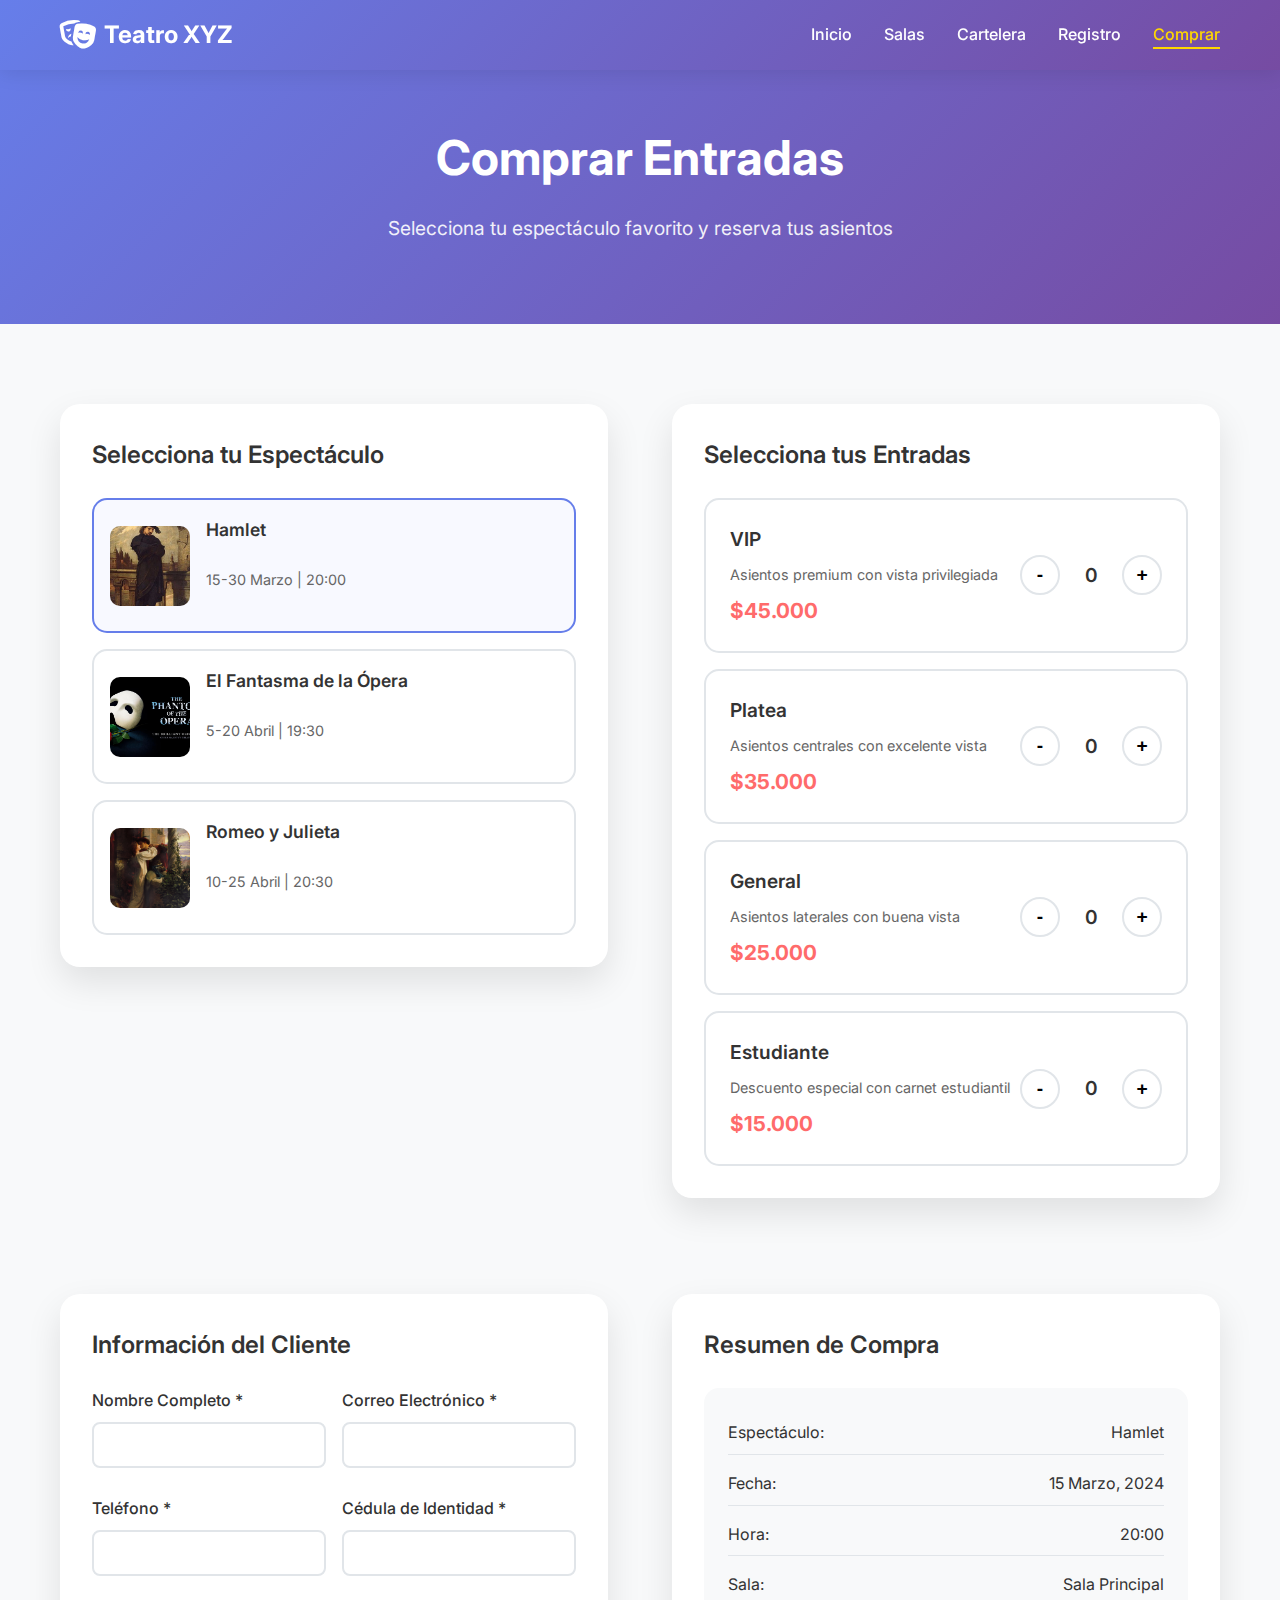
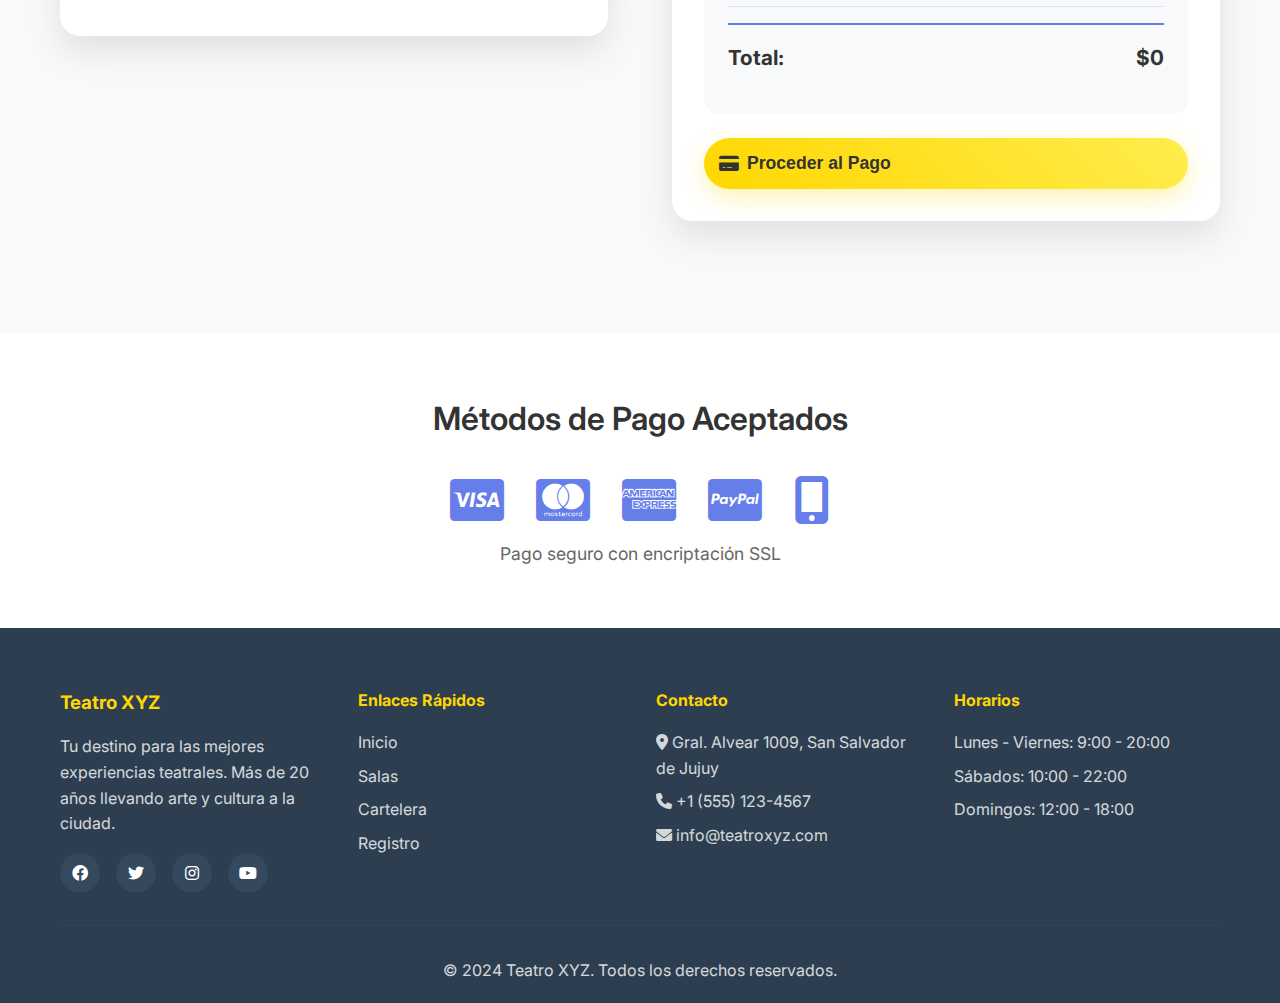
<file: pages/compra.html>
<!DOCTYPE html>
<html lang="es">
<head>
    <meta charset="UTF-8">
    <meta name="viewport" content="width=device-width, initial-scale=1.0">
    <title>Comprar Entradas - Teatro XYZ</title>
    <link rel="stylesheet" href="../css/style.css">
    <link href="https://fonts.googleapis.com/css2?family=Inter:wght@300;400;500;600;700&display=swap" rel="stylesheet">
    <link rel="stylesheet" href="https://cdnjs.cloudflare.com/ajax/libs/font-awesome/6.0.0/css/all.min.css">
    
    <!-- Google Analytics -->
    <script async src="https://www.googletagmanager.com/gtag/js?id=G-NKE76WXBTF"></script>
    <script>
        window.dataLayer = window.dataLayer || [];
        function gtag(){dataLayer.push(arguments);}
        gtag('js', new Date());
        gtag('config', 'G-NKE76WXBTF');
    </script>
    <!-- Fin de Google Analytics -->
</head>
<body>
    <!-- Header -->
    <header class="header">
        <nav class="navbar">
            <div class="nav-container">
                <div class="nav-logo">
                    <a href="../index.html">
                        <i class="fas fa-theater-masks"></i>
                        <span>Teatro XYZ</span>
                    </a>
                </div>
                <ul class="nav-menu">
                    <li class="nav-item">
                        <a href="../index.html" class="nav-link">Inicio</a>
                    </li>
                    <li class="nav-item">
                        <a href="salas.html" class="nav-link">Salas</a>
                    </li>
                    <li class="nav-item">
                        <a href="cartelera.html" class="nav-link">Cartelera</a>
                    </li>
                    <li class="nav-item">
                        <a href="registro.html" class="nav-link">Registro</a>
                    </li>
                    <li class="nav-item">
                        <a href="compra.html" class="nav-link active">Comprar</a>
                    </li>
                </ul>
                <div class="hamburger">
                    <span class="bar"></span>
                    <span class="bar"></span>
                    <span class="bar"></span>
                </div>
            </div>
        </nav>
    </header>

    <!-- Page Header -->
    <section class="page-header">
        <div class="container">
            <h1>Comprar Entradas</h1>
            <p>Selecciona tu espectáculo favorito y reserva tus asientos</p>
        </div>
    </section>

    <!-- Purchase Section -->
    <section class="purchase-section">
        <div class="container">
            <div class="purchase-container">
                <!-- Show Selection -->
                <div class="show-selection">
                    <h2>Selecciona tu Espectáculo</h2>
                    <div class="show-options">
                        <div class="show-option active" data-show="hamlet">
                            <div class="show-image">
                                <img src="../assets/images/hamlet.jpg" alt="Hamlet" />
                            </div>
                            <div class="show-details">
                                <h3>Hamlet</h3>
                                <p>15-30 Marzo | 20:00</p>
                            </div>
                        </div>
                        <div class="show-option" data-show="fantasma">
                            <div class="show-image">
                                <img src="../assets/images/fantasma-opera.jpg" alt="El Fantasma de la Ópera" />
                            </div>
                            <div class="show-details">
                                <h3>El Fantasma de la Ópera</h3>
                                <p>5-20 Abril | 19:30</p>
                            </div>
                        </div>
                        <div class="show-option" data-show="romeo">
                            <div class="show-image">
                                <img src="../assets/images/romeo-julieta.jpg" alt="Romeo y Julieta" />
                            </div>
                            <div class="show-details">
                                <h3>Romeo y Julieta</h3>
                                <p>10-25 Abril | 20:30</p>
                            </div>
                        </div>
                    </div>
                </div>

                <!-- Ticket Selection -->
                <div class="ticket-selection">
                    <h2>Selecciona tus Entradas</h2>
                    <div class="ticket-types">
                        <div class="ticket-type">
                            <div class="ticket-info">
                                <h3>VIP</h3>
                                <p>Asientos premium con vista privilegiada</p>
                                <span class="ticket-price">$45.000</span>
                            </div>
                            <div class="ticket-controls">
                                <button class="quantity-btn" onclick="changeQuantity('vip', -1)">-</button>
                                <span class="quantity" id="vip-quantity">0</span>
                                <button class="quantity-btn" onclick="changeQuantity('vip', 1)">+</button>
                            </div>
                        </div>
                        <div class="ticket-type">
                            <div class="ticket-info">
                                <h3>Platea</h3>
                                <p>Asientos centrales con excelente vista</p>
                                <span class="ticket-price">$35.000</span>
                            </div>
                            <div class="ticket-controls">
                                <button class="quantity-btn" onclick="changeQuantity('platea', -1)">-</button>
                                <span class="quantity" id="platea-quantity">0</span>
                                <button class="quantity-btn" onclick="changeQuantity('platea', 1)">+</button>
                            </div>
                        </div>
                        <div class="ticket-type">
                            <div class="ticket-info">
                                <h3>General</h3>
                                <p>Asientos laterales con buena vista</p>
                                <span class="ticket-price">$25.000</span>
                            </div>
                            <div class="ticket-controls">
                                <button class="quantity-btn" onclick="changeQuantity('general', -1)">-</button>
                                <span class="quantity" id="general-quantity">0</span>
                                <button class="quantity-btn" onclick="changeQuantity('general', 1)">+</button>
                            </div>
                        </div>
                        <div class="ticket-type">
                            <div class="ticket-info">
                                <h3>Estudiante</h3>
                                <p>Descuento especial con carnet estudiantil</p>
                                <span class="ticket-price">$15.000</span>
                            </div>
                            <div class="ticket-controls">
                                <button class="quantity-btn" onclick="changeQuantity('estudiante', -1)">-</button>
                                <span class="quantity" id="estudiante-quantity">0</span>
                                <button class="quantity-btn" onclick="changeQuantity('estudiante', 1)">+</button>
                            </div>
                        </div>
                    </div>
                </div>

                <!-- Customer Information -->
                <div class="customer-info">
                    <h2>Información del Cliente</h2>
                    <form id="purchaseForm" class="purchase-form">
                        <div class="form-row">
                            <div class="form-group">
                                <label for="customerName">Nombre Completo *</label>
                                <input type="text" id="customerName" name="customerName" class="form-control" required>
                                <div class="error-message"></div>
                            </div>
                            <div class="form-group">
                                <label for="customerEmail">Correo Electrónico *</label>
                                <input type="email" id="customerEmail" name="customerEmail" class="form-control" required>
                                <div class="error-message"></div>
                            </div>
                        </div>
                        <div class="form-row">
                            <div class="form-group">
                                <label for="customerPhone">Teléfono *</label>
                                <input type="tel" id="customerPhone" name="customerPhone" class="form-control" required>
                                <div class="error-message"></div>
                            </div>
                            <div class="form-group">
                                <label for="customerId">Cédula de Identidad *</label>
                                <input type="text" id="customerId" name="customerId" class="form-control" required>
                                <div class="error-message"></div>
                            </div>
                        </div>
                    </form>
                </div>

                <!-- Payment Summary -->
                <div class="payment-summary">
                    <h2>Resumen de Compra</h2>
                    <div class="summary-details">
                        <div class="summary-item">
                            <span>Espectáculo:</span>
                            <span id="selected-show">Hamlet</span>
                        </div>
                        <div class="summary-item">
                            <span>Fecha:</span>
                            <span>15 Marzo, 2024</span>
                        </div>
                        <div class="summary-item">
                            <span>Hora:</span>
                            <span>20:00</span>
                        </div>
                        <div class="summary-item">
                            <span>Sala:</span>
                            <span>Sala Principal</span>
                        </div>
                        <div class="ticket-summary" id="ticket-summary">
                            <!-- Ticket details will be populated by JavaScript -->
                        </div>
                        <div class="summary-total">
                            <span>Total:</span>
                            <span id="total-amount">$0</span>
                        </div>
                    </div>
                    <button type="button" id="proceedPayment" class="btn btn-primary btn-full">
                        <i class="fas fa-credit-card"></i>
                        Proceder al Pago
                    </button>
                </div>
            </div>
        </div>
    </section>

    <!-- Payment Methods -->
    <section class="payment-methods">
        <div class="container">
            <h2>Métodos de Pago Aceptados</h2>
            <div class="payment-icons">
                <i class="fab fa-cc-visa"></i>
                <i class="fab fa-cc-mastercard"></i>
                <i class="fab fa-cc-amex"></i>
                <i class="fab fa-cc-paypal"></i>
                <i class="fas fa-mobile-alt"></i>
            </div>
            <p>Pago seguro con encriptación SSL</p>
        </div>
    </section>

    <!-- Footer -->
    <footer class="footer">
        <div class="container">
            <div class="footer-content">
                <div class="footer-section">
                    <h3>Teatro XYZ</h3>
                    <p>Tu destino para las mejores experiencias teatrales. Más de 20 años llevando arte y cultura a la ciudad.</p>
                    <div class="social-links">
                        <a href="#"><i class="fab fa-facebook"></i></a>
                        <a href="#"><i class="fab fa-twitter"></i></a>
                        <a href="#"><i class="fab fa-instagram"></i></a>
                        <a href="#"><i class="fab fa-youtube"></i></a>
                    </div>
                </div>
                <div class="footer-section">
                    <h4>Enlaces Rápidos</h4>
                    <ul>
                        <li><a href="../index.html">Inicio</a></li>
                        <li><a href="salas.html">Salas</a></li>
                        <li><a href="cartelera.html">Cartelera</a></li>
                        <li><a href="registro.html">Registro</a></li>
                    </ul>
                </div>
                <div class="footer-section">
                    <h4>Contacto</h4>
                    <p><i class="fas fa-map-marker-alt"></i> Gral. Alvear 1009, San Salvador de Jujuy</p>
                    <p><i class="fas fa-phone"></i> +1 (555) 123-4567</p>
                    <p><i class="fas fa-envelope"></i> info@teatroxyz.com</p>
                </div>
                <div class="footer-section">
                    <h4>Horarios</h4>
                    <p>Lunes - Viernes: 9:00 - 20:00</p>
                    <p>Sábados: 10:00 - 22:00</p>
                    <p>Domingos: 12:00 - 18:00</p>
                </div>
            </div>
            <div class="footer-bottom">
                <p>&copy; 2024 Teatro XYZ. Todos los derechos reservados.</p>
            </div>
        </div>
    </footer>

    <script src="../js/script.js"></script>
    <script>
        // Ticket quantity management
        let ticketQuantities = {
            vip: 0,
            platea: 0,
            general: 0,
            estudiante: 0
        };

        const ticketPrices = {
            vip: 45000,
            platea: 35000,
            general: 25000,
            estudiante: 15000
        };

        function changeQuantity(type, change) {
            const newQuantity = Math.max(0, ticketQuantities[type] + change);
            ticketQuantities[type] = newQuantity;
            document.getElementById(`${type}-quantity`).textContent = newQuantity;
            updateSummary();
        }

        function updateSummary() {
            const ticketSummary = document.getElementById('ticket-summary');
            let summaryHTML = '';
            let total = 0;

            Object.keys(ticketQuantities).forEach(type => {
                if (ticketQuantities[type] > 0) {
                    const subtotal = ticketQuantities[type] * ticketPrices[type];
                    total += subtotal;
                    summaryHTML += `
                        <div class="summary-item">
                            <span>${type.charAt(0).toUpperCase() + type.slice(1)} x${ticketQuantities[type]}:</span>
                            <span>$${subtotal.toLocaleString()}</span>
                        </div>
                    `;
                }
            });

            ticketSummary.innerHTML = summaryHTML;
            document.getElementById('total-amount').textContent = `$${total.toLocaleString()}`;
        }

        // Show selection
        document.querySelectorAll('.show-option').forEach(option => {
            option.addEventListener('click', function() {
                document.querySelectorAll('.show-option').forEach(opt => opt.classList.remove('active'));
                this.classList.add('active');
                document.getElementById('selected-show').textContent = this.querySelector('h3').textContent;
            });
        });

        // Initialize
        updateSummary();
        
        // Payment confirmation
        document.getElementById('proceedPayment').addEventListener('click', function() {
            const totalAmount = document.getElementById('total-amount').textContent;
            const selectedShow = document.getElementById('selected-show').textContent;
            
            // Validate required fields
            const customerName = document.getElementById('customerName').value.trim();
            const customerEmail = document.getElementById('customerEmail').value.trim();
            const customerPhone = document.getElementById('customerPhone').value.trim();
            const customerId = document.getElementById('customerId').value.trim();
            
            if (totalAmount === '$0') {
                alert('Por favor selecciona al menos una entrada');
                return;
            }
            
            if (!customerName || !customerEmail || !customerPhone || !customerId) {
                alert('Por favor completa toda la información del cliente');
                return;
            }
            
            // Show loading state
            this.innerHTML = '<span class="loading"></span> Procesando pago...';
            this.disabled = true;
            
            // Simulate payment processing
            setTimeout(() => {
                // Show success message
                const successMessage = document.createElement('div');
                successMessage.className = 'success-message';
                successMessage.innerHTML = `
                    <div style="text-align: center; padding: 2rem;">
                        <i class="fas fa-check-circle" style="font-size: 4rem; color: #28a745; margin-bottom: 1rem;"></i>
                        <h3 style="color: #28a745; margin-bottom: 1rem;">¡Compra realizada con éxito!</h3>
                        <p style="margin-bottom: 1rem;"><strong>Espectáculo:</strong> ${selectedShow}</p>
                        <p style="margin-bottom: 1rem;"><strong>Total pagado:</strong> ${totalAmount}</p>
                        <p style="margin-bottom: 2rem;">Recibirás las entradas por email en los próximos minutos.</p>
                        <button onclick="location.reload()" class="btn btn-primary">
                            <i class="fas fa-home"></i>
                            Volver al Inicio
                        </button>
                    </div>
                `;
                
                // Replace the entire purchase section
                const purchaseSection = document.querySelector('.purchase-section');
                purchaseSection.innerHTML = '';
                purchaseSection.appendChild(successMessage);
                
            }, 2000);
        });
    </script>
</body>
</html>
</file>
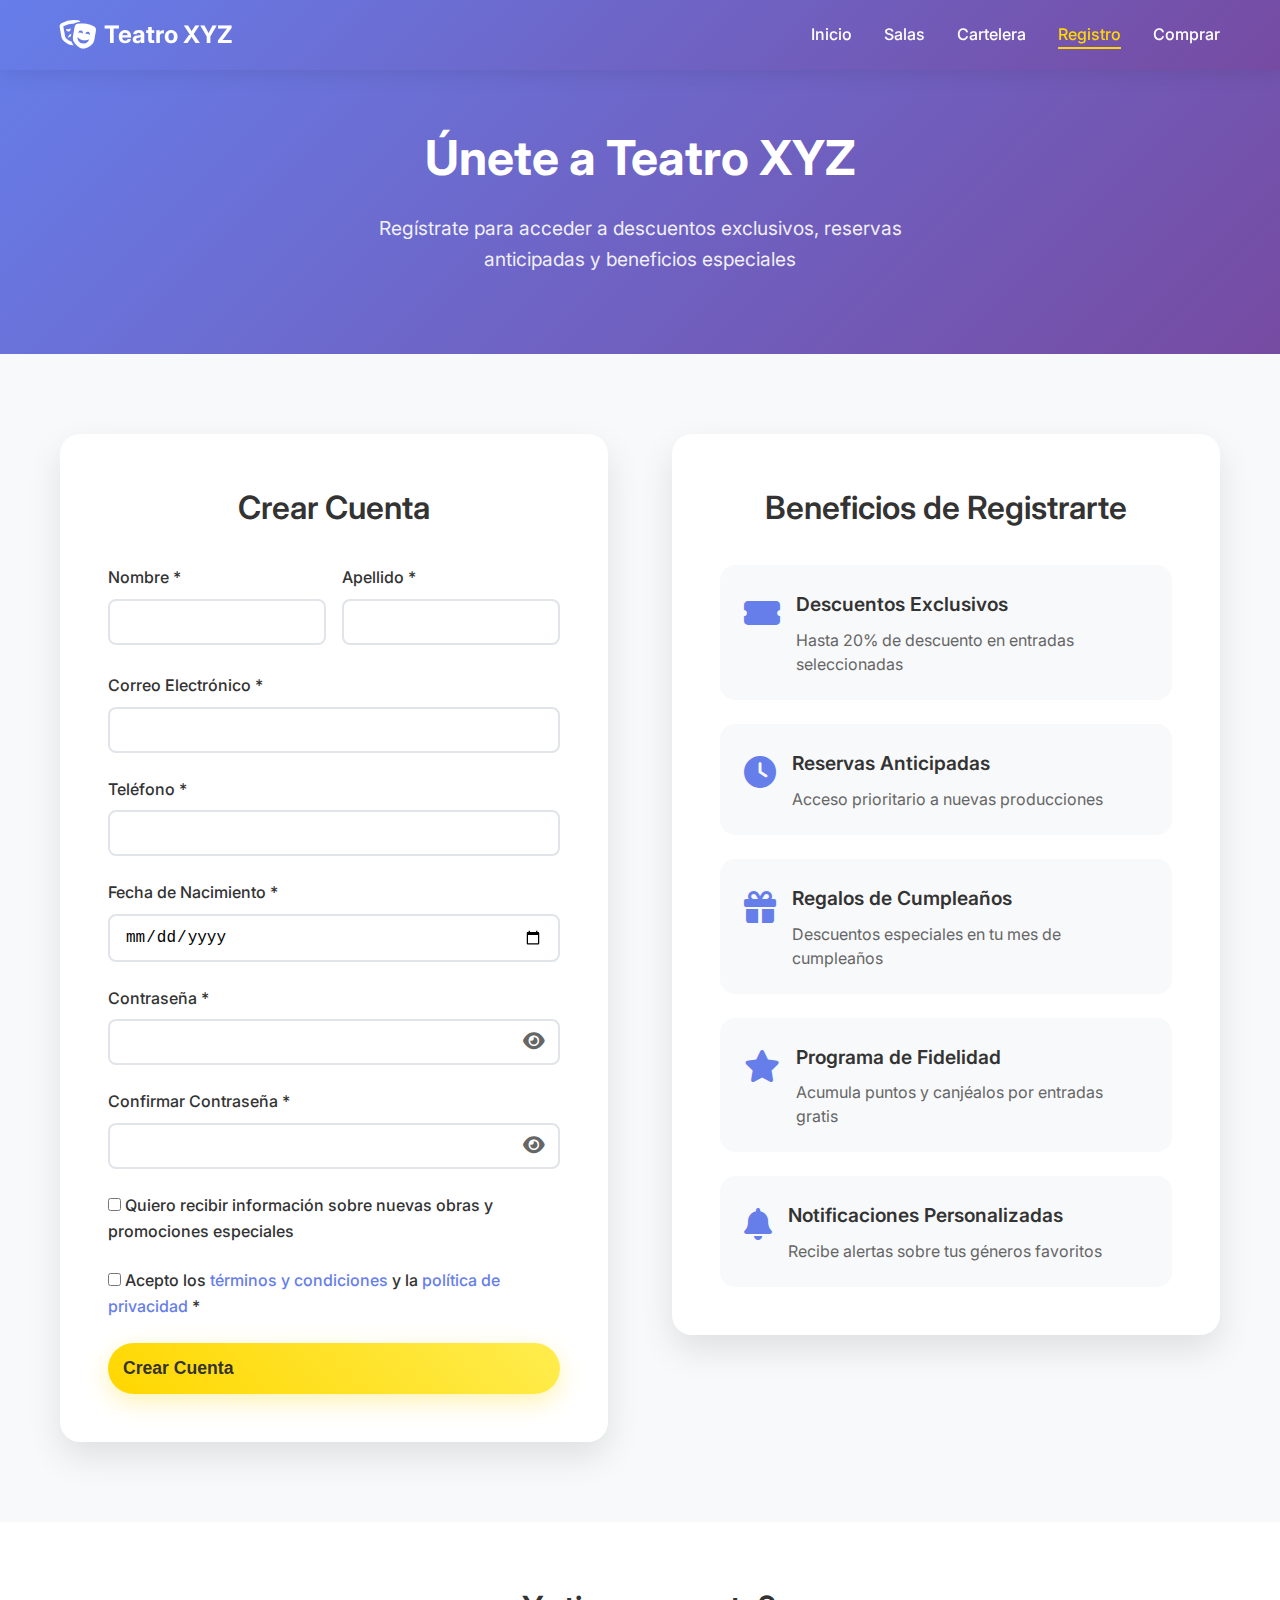
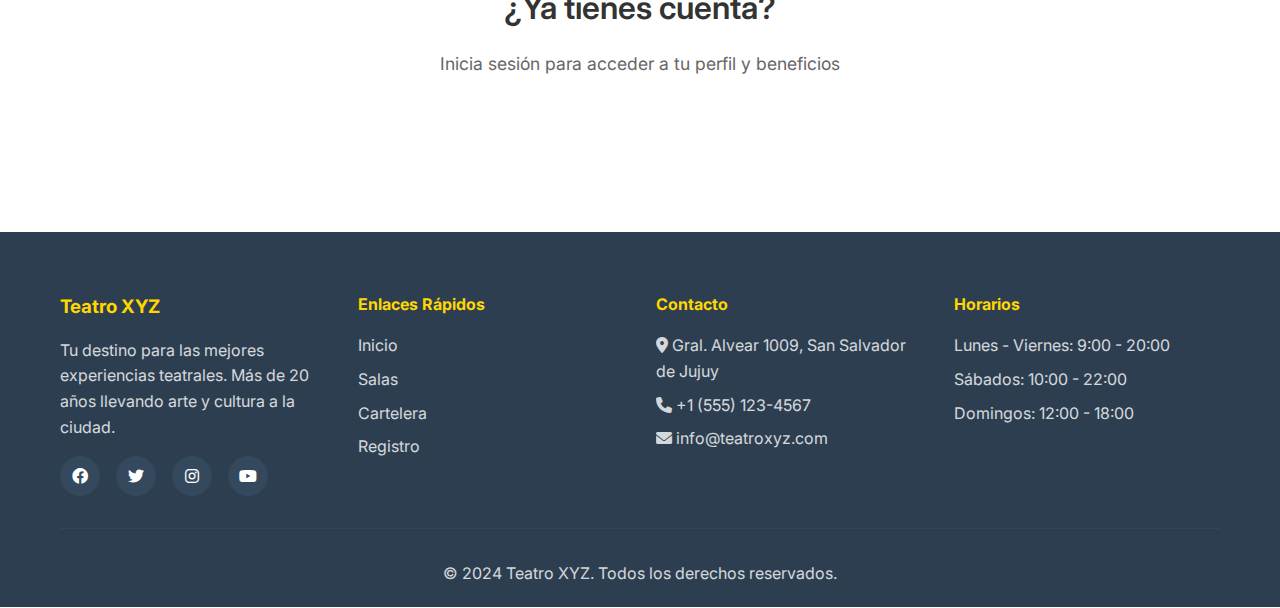
<file: pages/registro.html>
<!DOCTYPE html>
<html lang="es">
<head>
    <meta charset="UTF-8">
    <meta name="viewport" content="width=device-width, initial-scale=1.0">
    <title>Registro - Teatro XYZ</title>
    <link rel="stylesheet" href="../css/style.css">
    <link href="https://fonts.googleapis.com/css2?family=Inter:wght@300;400;500;600;700&display=swap" rel="stylesheet">
    <link rel="stylesheet" href="https://cdnjs.cloudflare.com/ajax/libs/font-awesome/6.0.0/css/all.min.css">
    
    <!-- Google Analytics -->
    <script async src="https://www.googletagmanager.com/gtag/js?id=G-NKE76WXBTF"></script>
    <script>
        window.dataLayer = window.dataLayer || [];
        function gtag(){dataLayer.push(arguments);}
        gtag('js', new Date());
        gtag('config', 'G-NKE76WXBTF');
    </script>
    <!-- Fin de Google Analytics -->
</head>
<body>
    <!-- Header -->
    <header class="header">
        <nav class="navbar">
            <div class="nav-container">
                <div class="nav-logo">
                    <a href="../index.html">
                        <i class="fas fa-theater-masks"></i>
                        <span>Teatro XYZ</span>
                    </a>
                </div>
                <ul class="nav-menu">
                    <li class="nav-item">
                        <a href="../index.html" class="nav-link">Inicio</a>
                    </li>
                    <li class="nav-item">
                        <a href="salas.html" class="nav-link">Salas</a>
                    </li>
                    <li class="nav-item">
                        <a href="cartelera.html" class="nav-link">Cartelera</a>
                    </li>
                    <li class="nav-item">
                        <a href="registro.html" class="nav-link active">Registro</a>
                    </li>
                    <li class="nav-item">
                        <a href="compra.html" class="nav-link">Comprar</a>
                    </li>
                </ul>
                <div class="hamburger">
                    <span class="bar"></span>
                    <span class="bar"></span>
                    <span class="bar"></span>
                </div>
            </div>
        </nav>
    </header>

    <!-- Page Header -->
    <section class="page-header">
        <div class="container">
            <h1>Únete a Teatro XYZ</h1>
            <p>Regístrate para acceder a descuentos exclusivos, reservas anticipadas y beneficios especiales</p>
        </div>
    </section>

    <!-- Registration Section -->
    <section class="registration-section">
        <div class="container">
            <div class="registration-container">
                <div class="registration-form-container">
                    <h2>Crear Cuenta</h2>
                    <form id="registrationForm" class="registration-form">
                        <div class="form-row">
                            <div class="form-group">
                                <label for="firstName">Nombre *</label>
                                <input type="text" id="firstName" name="firstName" class="form-control" required>
                                <div class="error-message"></div>
                            </div>
                            <div class="form-group">
                                <label for="lastName">Apellido *</label>
                                <input type="text" id="lastName" name="lastName" class="form-control" required>
                                <div class="error-message"></div>
                            </div>
                        </div>

                        <div class="form-group">
                            <label for="email">Correo Electrónico *</label>
                            <input type="email" id="email" name="email" class="form-control" required>
                            <div class="error-message"></div>
                        </div>

                        <div class="form-group">
                            <label for="phone">Teléfono *</label>
                            <input type="tel" id="phone" name="phone" class="form-control" required>
                            <div class="error-message"></div>
                        </div>

                        <div class="form-group">
                            <label for="birthDate">Fecha de Nacimiento *</label>
                            <input type="date" id="birthDate" name="birthDate" class="form-control" required>
                            <div class="error-message"></div>
                        </div>

                        <div class="form-group">
                            <label for="password">Contraseña *</label>
                            <div class="password-input">
                                <input type="password" id="password" name="password" class="form-control" required>
                                <button type="button" class="password-toggle" onclick="togglePassword('password')">
                                    <i class="fas fa-eye"></i>
                                </button>
                            </div>
                            <div class="error-message"></div>
                        </div>

                        <div class="form-group">
                            <label for="confirmPassword">Confirmar Contraseña *</label>
                            <div class="password-input">
                                <input type="password" id="confirmPassword" name="confirmPassword" class="form-control" required>
                                <button type="button" class="password-toggle" onclick="togglePassword('confirmPassword')">
                                    <i class="fas fa-eye"></i>
                                </button>
                            </div>
                            <div class="error-message"></div>
                        </div>

                        <div class="form-group">
                            <label for="newsletter">
                                <input type="checkbox" id="newsletter" name="newsletter">
                                Quiero recibir información sobre nuevas obras y promociones especiales
                            </label>
                        </div>

                        <div class="form-group">
                            <label for="terms">
                                <input type="checkbox" id="terms" name="terms" required>
                                Acepto los <a href="#" class="terms-link">términos y condiciones</a> y la <a href="#" class="terms-link">política de privacidad</a> *
                            </label>
                            <div class="error-message"></div>
                        </div>

                        <button type="submit" class="btn btn-primary btn-full">
                            Crear Cuenta
                        </button>
                    </form>
                </div>

                <div class="registration-benefits">
                    <h3>Beneficios de Registrarte</h3>
                    <div class="benefits-list">
                        <div class="benefit-item">
                            <i class="fas fa-ticket-alt"></i>
                            <div>
                                <h4>Descuentos Exclusivos</h4>
                                <p>Hasta 20% de descuento en entradas seleccionadas</p>
                            </div>
                        </div>
                        <div class="benefit-item">
                            <i class="fas fa-clock"></i>
                            <div>
                                <h4>Reservas Anticipadas</h4>
                                <p>Acceso prioritario a nuevas producciones</p>
                            </div>
                        </div>
                        <div class="benefit-item">
                            <i class="fas fa-gift"></i>
                            <div>
                                <h4>Regalos de Cumpleaños</h4>
                                <p>Descuentos especiales en tu mes de cumpleaños</p>
                            </div>
                        </div>
                        <div class="benefit-item">
                            <i class="fas fa-star"></i>
                            <div>
                                <h4>Programa de Fidelidad</h4>
                                <p>Acumula puntos y canjéalos por entradas gratis</p>
                            </div>
                        </div>
                        <div class="benefit-item">
                            <i class="fas fa-bell"></i>
                            <div>
                                <h4>Notificaciones Personalizadas</h4>
                                <p>Recibe alertas sobre tus géneros favoritos</p>
                            </div>
                        </div>
                    </div>
                </div>
            </div>
        </div>
    </section>

    <!-- Login Section -->
    <section class="login-section">
        <div class="container">
            <div class="login-container">
                <h2>¿Ya tienes cuenta?</h2>
                <p>Inicia sesión para acceder a tu perfil y beneficios</p>
                <a href="#" class="btn btn-secondary">Iniciar Sesión</a>
            </div>
        </div>
    </section>

    <!-- Footer -->
    <footer class="footer">
        <div class="container">
            <div class="footer-content">
                <div class="footer-section">
                    <h3>Teatro XYZ</h3>
                    <p>Tu destino para las mejores experiencias teatrales. Más de 20 años llevando arte y cultura a la ciudad.</p>
                    <div class="social-links">
                        <a href="#"><i class="fab fa-facebook"></i></a>
                        <a href="#"><i class="fab fa-twitter"></i></a>
                        <a href="#"><i class="fab fa-instagram"></i></a>
                        <a href="#"><i class="fab fa-youtube"></i></a>
                    </div>
                </div>
                <div class="footer-section">
                    <h4>Enlaces Rápidos</h4>
                    <ul>
                        <li><a href="../index.html">Inicio</a></li>
                        <li><a href="salas.html">Salas</a></li>
                        <li><a href="cartelera.html">Cartelera</a></li>
                        <li><a href="registro.html">Registro</a></li>
                    </ul>
                </div>
                <div class="footer-section">
                    <h4>Contacto</h4>
                    <p><i class="fas fa-map-marker-alt"></i> Gral. Alvear 1009, San Salvador de Jujuy</p>
                    <p><i class="fas fa-phone"></i> +1 (555) 123-4567</p>
                    <p><i class="fas fa-envelope"></i> info@teatroxyz.com</p>
                </div>
                <div class="footer-section">
                    <h4>Horarios</h4>
                    <p>Lunes - Viernes: 9:00 - 20:00</p>
                    <p>Sábados: 10:00 - 22:00</p>
                    <p>Domingos: 12:00 - 18:00</p>
                </div>
            </div>
            <div class="footer-bottom">
                <p>&copy; 2024 Teatro XYZ. Todos los derechos reservados.</p>
            </div>
        </div>
    </footer>

    <script src="../js/script.js"></script>
</body>
</html>
</file>
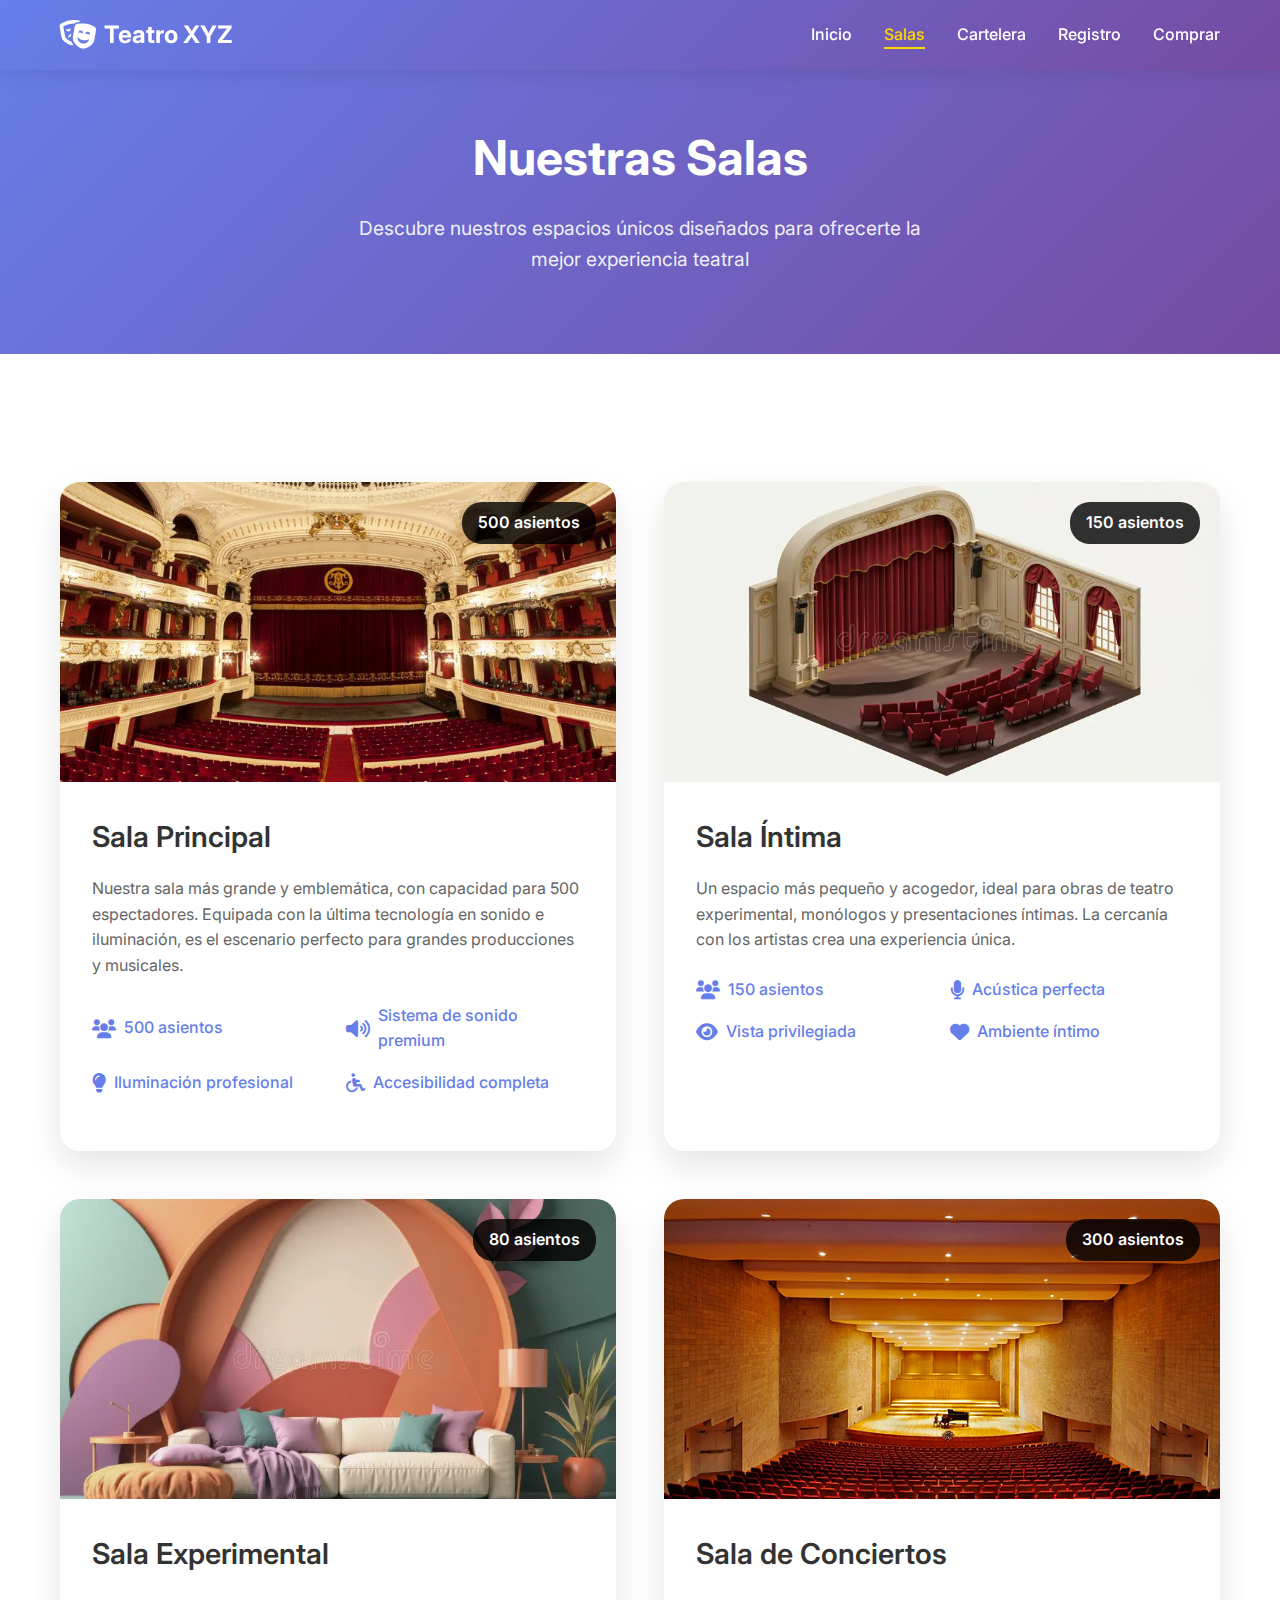
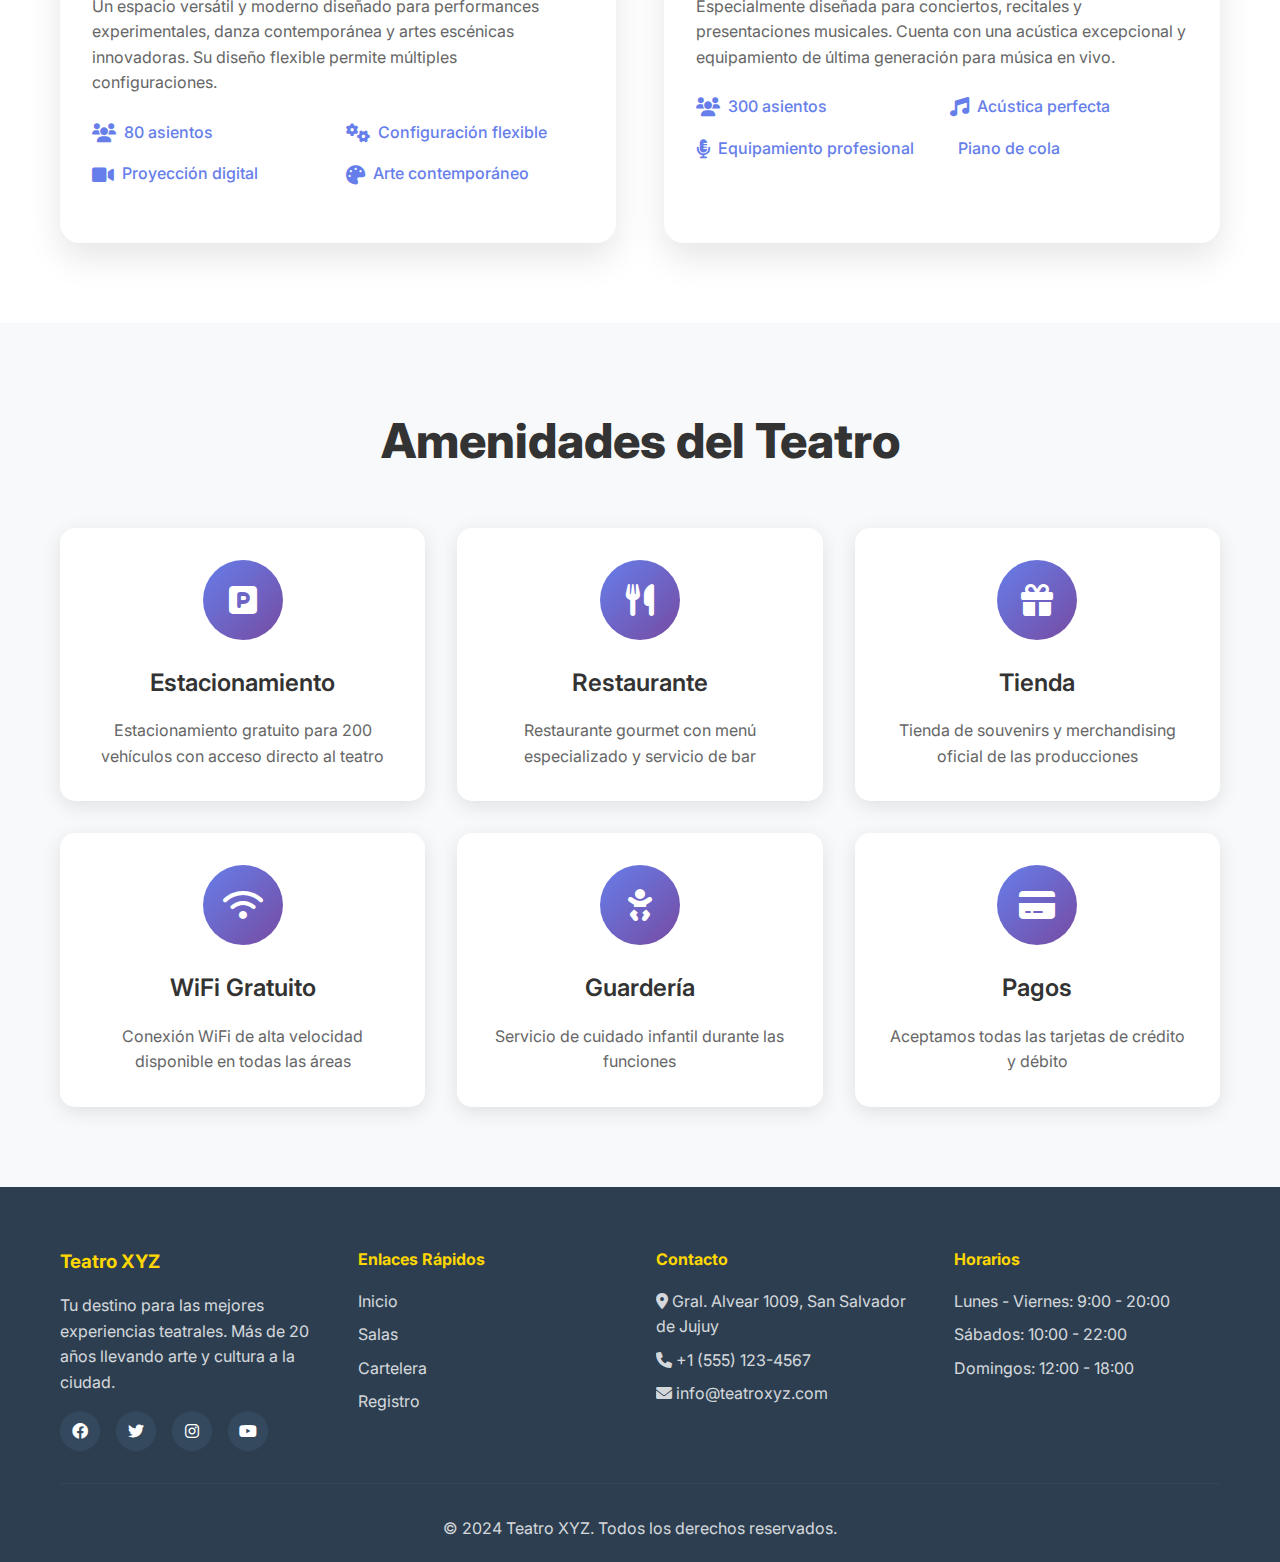
<file: pages/salas.html>
<!DOCTYPE html>
<html lang="es">
<head>
    <meta charset="UTF-8">
    <meta name="viewport" content="width=device-width, initial-scale=1.0">
    <title>Salas - Teatro XYZ</title>
    <link rel="stylesheet" href="../css/style.css">
    <link href="https://fonts.googleapis.com/css2?family=Inter:wght@300;400;500;600;700&display=swap" rel="stylesheet">
    <link rel="stylesheet" href="https://cdnjs.cloudflare.com/ajax/libs/font-awesome/6.0.0/css/all.min.css">
    
    <!-- Google Analytics -->
    <script async src="https://www.googletagmanager.com/gtag/js?id=G-NKE76WXBTF"></script>
    <script>
        window.dataLayer = window.dataLayer || [];
        function gtag(){dataLayer.push(arguments);}
        gtag('js', new Date());
        gtag('config', 'G-NKE76WXBTF');
    </script>
    <!-- Fin de Google Analytics -->
</head>
<body>
    <!-- Header -->
    <header class="header">
        <nav class="navbar">
            <div class="nav-container">
                <div class="nav-logo">
                    <a href="../index.html">
                        <i class="fas fa-theater-masks"></i>
                        <span>Teatro XYZ</span>
                    </a>
                </div>
                <ul class="nav-menu">
                    <li class="nav-item">
                        <a href="../index.html" class="nav-link">Inicio</a>
                    </li>
                    <li class="nav-item">
                        <a href="salas.html" class="nav-link active">Salas</a>
                    </li>
                    <li class="nav-item">
                        <a href="cartelera.html" class="nav-link">Cartelera</a>
                    </li>
                    <li class="nav-item">
                        <a href="registro.html" class="nav-link">Registro</a>
                    </li>
                    <li class="nav-item">
                        <a href="compra.html" class="nav-link">Comprar</a>
                    </li>
                </ul>
                <div class="hamburger">
                    <span class="bar"></span>
                    <span class="bar"></span>
                    <span class="bar"></span>
                </div>
            </div>
        </nav>
    </header>

    <!-- Page Header -->
    <section class="page-header">
        <div class="container">
            <h1>Nuestras Salas</h1>
            <p>Descubre nuestros espacios únicos diseñados para ofrecerte la mejor experiencia teatral</p>
        </div>
    </section>

    <!-- Salas Section -->
    <section class="salas-section">
        <div class="container">
            <div class="salas-grid">
                <!-- Sala Principal -->
                <div class="sala-card">
                    <div class="sala-image">
                        <img src="../assets/images/sala-principal.jpg" alt="Sala Principal" />
                        <div class="sala-overlay">
                            <span class="sala-capacity">500 asientos</span>
                        </div>
                    </div>
                    <div class="sala-info">
                        <h3>Sala Principal</h3>
                        <p class="sala-description">Nuestra sala más grande y emblemática, con capacidad para 500 espectadores. Equipada con la última tecnología en sonido e iluminación, es el escenario perfecto para grandes producciones y musicales.</p>
                        <div class="sala-features">
                            <div class="feature">
                                <i class="fas fa-users"></i>
                                <span>500 asientos</span>
                            </div>
                            <div class="feature">
                                <i class="fas fa-volume-up"></i>
                                <span>Sistema de sonido premium</span>
                            </div>
                            <div class="feature">
                                <i class="fas fa-lightbulb"></i>
                                <span>Iluminación profesional</span>
                            </div>
                            <div class="feature">
                                <i class="fas fa-wheelchair"></i>
                                <span>Accesibilidad completa</span>
                            </div>
                        </div>
                    </div>
                </div>

                <!-- Sala Intima -->
                <div class="sala-card">
                    <div class="sala-image">
                        <img src="../assets/images/sala-intima.jpg" alt="Sala Íntima" />
                        <div class="sala-overlay">
                            <span class="sala-capacity">150 asientos</span>
                        </div>
                    </div>
                    <div class="sala-info">
                        <h3>Sala Íntima</h3>
                        <p class="sala-description">Un espacio más pequeño y acogedor, ideal para obras de teatro experimental, monólogos y presentaciones íntimas. La cercanía con los artistas crea una experiencia única.</p>
                        <div class="sala-features">
                            <div class="feature">
                                <i class="fas fa-users"></i>
                                <span>150 asientos</span>
                            </div>
                            <div class="feature">
                                <i class="fas fa-microphone"></i>
                                <span>Acústica perfecta</span>
                            </div>
                            <div class="feature">
                                <i class="fas fa-eye"></i>
                                <span>Vista privilegiada</span>
                            </div>
                            <div class="feature">
                                <i class="fas fa-heart"></i>
                                <span>Ambiente íntimo</span>
                            </div>
                        </div>
                    </div>
                </div>

                <!-- Sala Experimental -->
                <div class="sala-card">
                    <div class="sala-image">
                        <img src="../assets/images/sala-experimental.jpg" alt="Sala Experimental" />
                        <div class="sala-overlay">
                            <span class="sala-capacity">80 asientos</span>
                        </div>
                    </div>
                    <div class="sala-info">
                        <h3>Sala Experimental</h3>
                        <p class="sala-description">Un espacio versátil y moderno diseñado para performances experimentales, danza contemporánea y artes escénicas innovadoras. Su diseño flexible permite múltiples configuraciones.</p>
                        <div class="sala-features">
                            <div class="feature">
                                <i class="fas fa-users"></i>
                                <span>80 asientos</span>
                            </div>
                            <div class="feature">
                                <i class="fas fa-cogs"></i>
                                <span>Configuración flexible</span>
                            </div>
                            <div class="feature">
                                <i class="fas fa-video"></i>
                                <span>Proyección digital</span>
                            </div>
                            <div class="feature">
                                <i class="fas fa-palette"></i>
                                <span>Arte contemporáneo</span>
                            </div>
                        </div>
                    </div>
                </div>

                <!-- Sala de Conciertos -->
                <div class="sala-card">
                    <div class="sala-image">
                        <img src="../assets/images/sala-conciertos.jpg" alt="Sala de Conciertos" />
                        <div class="sala-overlay">
                            <span class="sala-capacity">300 asientos</span>
                        </div>
                    </div>
                    <div class="sala-info">
                        <h3>Sala de Conciertos</h3>
                        <p class="sala-description">Especialmente diseñada para conciertos, recitales y presentaciones musicales. Cuenta con una acústica excepcional y equipamiento de última generación para música en vivo.</p>
                        <div class="sala-features">
                            <div class="feature">
                                <i class="fas fa-users"></i>
                                <span>300 asientos</span>
                            </div>
                            <div class="feature">
                                <i class="fas fa-music"></i>
                                <span>Acústica perfecta</span>
                            </div>
                            <div class="feature">
                                <i class="fas fa-microphone-alt"></i>
                                <span>Equipamiento profesional</span>
                            </div>
                            <div class="feature">
                                <i class="fas fa-piano"></i>
                                <span>Piano de cola</span>
                            </div>
                        </div>
                    </div>
                </div>
            </div>
        </div>
    </section>

    <!-- Amenities Section -->
    <section class="amenities-section">
        <div class="container">
            <h2 class="section-title">Amenidades del Teatro</h2>
            <div class="amenities-grid">
                <div class="amenity-card">
                    <div class="amenity-icon">
                        <i class="fas fa-parking"></i>
                    </div>
                    <h3>Estacionamiento</h3>
                    <p>Estacionamiento gratuito para 200 vehículos con acceso directo al teatro</p>
                </div>
                <div class="amenity-card">
                    <div class="amenity-icon">
                        <i class="fas fa-utensils"></i>
                    </div>
                    <h3>Restaurante</h3>
                    <p>Restaurante gourmet con menú especializado y servicio de bar</p>
                </div>
                <div class="amenity-card">
                    <div class="amenity-icon">
                        <i class="fas fa-gift"></i>
                    </div>
                    <h3>Tienda</h3>
                    <p>Tienda de souvenirs y merchandising oficial de las producciones</p>
                </div>
                <div class="amenity-card">
                    <div class="amenity-icon">
                        <i class="fas fa-wifi"></i>
                    </div>
                    <h3>WiFi Gratuito</h3>
                    <p>Conexión WiFi de alta velocidad disponible en todas las áreas</p>
                </div>
                <div class="amenity-card">
                    <div class="amenity-icon">
                        <i class="fas fa-baby"></i>
                    </div>
                    <h3>Guardería</h3>
                    <p>Servicio de cuidado infantil durante las funciones</p>
                </div>
                <div class="amenity-card">
                    <div class="amenity-icon">
                        <i class="fas fa-credit-card"></i>
                    </div>
                    <h3>Pagos</h3>
                    <p>Aceptamos todas las tarjetas de crédito y débito</p>
                </div>
            </div>
        </div>
    </section>

    <!-- Footer -->
    <footer class="footer">
        <div class="container">
            <div class="footer-content">
                <div class="footer-section">
                    <h3>Teatro XYZ</h3>
                    <p>Tu destino para las mejores experiencias teatrales. Más de 20 años llevando arte y cultura a la ciudad.</p>
                    <div class="social-links">
                        <a href="#"><i class="fab fa-facebook"></i></a>
                        <a href="#"><i class="fab fa-twitter"></i></a>
                        <a href="#"><i class="fab fa-instagram"></i></a>
                        <a href="#"><i class="fab fa-youtube"></i></a>
                    </div>
                </div>
                <div class="footer-section">
                    <h4>Enlaces Rápidos</h4>
                    <ul>
                        <li><a href="../index.html">Inicio</a></li>
                        <li><a href="salas.html">Salas</a></li>
                        <li><a href="cartelera.html">Cartelera</a></li>
                        <li><a href="registro.html">Registro</a></li>
                    </ul>
                </div>
                <div class="footer-section">
                    <h4>Contacto</h4>
                    <p><i class="fas fa-map-marker-alt"></i> Gral. Alvear 1009, San Salvador de Jujuy</p>
                    <p><i class="fas fa-phone"></i> +1 (555) 123-4567</p>
                    <p><i class="fas fa-envelope"></i> info@teatroxyz.com</p>
                </div>
                <div class="footer-section">
                    <h4>Horarios</h4>
                    <p>Lunes - Viernes: 9:00 - 20:00</p>
                    <p>Sábados: 10:00 - 22:00</p>
                    <p>Domingos: 12:00 - 18:00</p>
                </div>
            </div>
            <div class="footer-bottom">
                <p>&copy; 2024 Teatro XYZ. Todos los derechos reservados.</p>
            </div>
        </div>
    </footer>

    <script src="../js/script.js"></script>
</body>
</html>
</file>
<file: css/style.css>
/* Reset and Base Styles */
* {
    margin: 0;
    padding: 0;
    box-sizing: border-box;
}

body {
    font-family: 'Inter', sans-serif;
    line-height: 1.6;
    color: #333;
    background-color: #fafafa;
}

.container {
    max-width: 1200px;
    margin: 0 auto;
    padding: 0 20px;
}

/* Header Styles */
.header {
    background: linear-gradient(135deg, #667eea 0%, #764ba2 100%);
    box-shadow: 0 2px 20px rgba(0,0,0,0.1);
    position: fixed;
    top: 0;
    width: 100%;
    z-index: 1000;
}

.navbar {
    padding: 1rem 0;
}

.nav-container {
    max-width: 1200px;
    margin: 0 auto;
    padding: 0 20px;
    display: flex;
    justify-content: space-between;
    align-items: center;
}

.nav-logo a {
    color: white;
    text-decoration: none;
    font-size: 1.5rem;
    font-weight: 700;
    display: flex;
    align-items: center;
    gap: 0.5rem;
}

.nav-logo i {
    font-size: 1.8rem;
}

.nav-menu {
    display: flex;
    list-style: none;
    gap: 2rem;
}

.nav-link {
    color: white;
    text-decoration: none;
    font-weight: 500;
    transition: all 0.3s ease;
    position: relative;
}

.nav-link:hover,
.nav-link.active {
    color: #ffd700;
}

.nav-link::after {
    content: '';
    position: absolute;
    bottom: -5px;
    left: 0;
    width: 0;
    height: 2px;
    background: #ffd700;
    transition: width 0.3s ease;
}

.nav-link:hover::after,
.nav-link.active::after {
    width: 100%;
}

.hamburger {
    display: none;
    flex-direction: column;
    cursor: pointer;
}

.bar {
    width: 25px;
    height: 3px;
    background: white;
    margin: 3px 0;
    transition: 0.3s;
}

/* Hero Section */
.hero {
    position: relative;
    background: linear-gradient(135deg, #667eea 0%, #764ba2 100%);
    color: white;
    padding: 120px 0 80px;
    display: flex;
    align-items: center;
    min-height: 100vh;
    overflow: hidden;
}

.hero-background {
    position: absolute;
    top: 0;
    left: 0;
    right: 0;
    bottom: 0;
    background: url('https://images.unsplash.com/photo-1507003211169-0a1dd7228f2d?ixlib=rb-4.0.3&auto=format&fit=crop&w=1920&q=80') center/cover;
    z-index: 1;
}

.hero-overlay {
    position: absolute;
    top: 0;
    left: 0;
    right: 0;
    bottom: 0;
    background: linear-gradient(135deg, rgba(102, 126, 234, 0.9) 0%, rgba(118, 75, 162, 0.9) 100%);
    z-index: 2;
}

.hero-particles {
    position: absolute;
    top: 0;
    left: 0;
    right: 0;
    bottom: 0;
    background: radial-gradient(circle at 20% 80%, rgba(255, 255, 255, 0.1) 0%, transparent 50%),
                radial-gradient(circle at 80% 20%, rgba(255, 255, 255, 0.1) 0%, transparent 50%),
                radial-gradient(circle at 40% 40%, rgba(255, 255, 255, 0.05) 0%, transparent 50%);
    z-index: 3;
    animation: float 6s ease-in-out infinite;
}

@keyframes float {
    0%, 100% { transform: translateY(0px); }
    50% { transform: translateY(-20px); }
}

.hero-content {
    position: relative;
    z-index: 4;
    max-width: 1200px;
    margin: 0 auto;
    padding: 0 20px;
    text-align: center;
}

.hero-text {
    max-width: 800px;
    margin: 0 auto;
}

.hero-title {
    font-size: 4rem;
    font-weight: 800;
    margin-bottom: 1.5rem;
    line-height: 1.1;
    text-shadow: 2px 2px 4px rgba(0,0,0,0.3);
}

.title-line {
    display: block;
    font-size: 2.5rem;
    font-weight: 300;
    margin-bottom: 0.5rem;
    opacity: 0.9;
}

.title-highlight {
    display: block;
    background: linear-gradient(45deg, #ffd700, #ffed4e);
    -webkit-background-clip: text;
    -webkit-text-fill-color: transparent;
    background-clip: text;
    font-size: 4.5rem;
    font-weight: 900;
    text-shadow: none;
}

.hero-subtitle {
    font-size: 1.4rem;
    margin-bottom: 3rem;
    opacity: 0.95;
    max-width: 600px;
    margin-left: auto;
    margin-right: auto;
    line-height: 1.6;
}

.hero-buttons {
    display: flex;
    gap: 1.5rem;
    flex-wrap: wrap;
    justify-content: center;
    margin-bottom: 4rem;
}

.btn {
    padding: 15px 35px;
    border: none;
    border-radius: 50px;
    font-weight: 600;
    text-decoration: none;
    display: inline-flex;
    align-items: center;
    gap: 0.5rem;
    transition: all 0.3s ease;
    cursor: pointer;
    font-size: 1.1rem;
    position: relative;
    overflow: hidden;
}

.btn::before {
    content: '';
    position: absolute;
    top: 0;
    left: -100%;
    width: 100%;
    height: 100%;
    background: linear-gradient(90deg, transparent, rgba(255,255,255,0.2), transparent);
    transition: left 0.5s;
}

.btn:hover::before {
    left: 100%;
}

.btn-primary {
    background: linear-gradient(45deg, #ffd700, #ffed4e);
    color: #333;
    box-shadow: 0 8px 25px rgba(255, 215, 0, 0.3);
}

.btn-primary:hover {
    transform: translateY(-3px);
    box-shadow: 0 15px 35px rgba(255, 215, 0, 0.4);
}

.btn-secondary {
    background: transparent;
    color: white;
    border: 2px solid white;
    backdrop-filter: blur(10px);
}

.btn-secondary:hover {
    background: white;
    color: #667eea;
    transform: translateY(-3px);
    box-shadow: 0 15px 35px rgba(255, 255, 255, 0.2);
}

.hero-stats {
    display: flex;
    justify-content: center;
    gap: 3rem;
    flex-wrap: wrap;
    margin-top: 2rem;
}

.stat {
    text-align: center;
    padding: 1rem;
    background: rgba(255, 255, 255, 0.1);
    border-radius: 15px;
    backdrop-filter: blur(10px);
    border: 1px solid rgba(255, 255, 255, 0.2);
    min-width: 120px;
}

.stat-number {
    display: block;
    font-size: 2.5rem;
    font-weight: 800;
    color: #ffd700;
    margin-bottom: 0.5rem;
}

.stat-label {
    font-size: 0.9rem;
    opacity: 0.9;
    font-weight: 500;
}

.hero-scroll {
    position: absolute;
    bottom: 30px;
    left: 50%;
    transform: translateX(-50%);
    display: flex;
    flex-direction: column;
    align-items: center;
    gap: 0.5rem;
    color: white;
    opacity: 0.8;
    animation: bounce 2s infinite;
    z-index: 4;
}

.hero-scroll span {
    font-size: 0.9rem;
    font-weight: 500;
}

.hero-scroll i {
    font-size: 1.2rem;
}

@keyframes bounce {
    0%, 20%, 50%, 80%, 100% { transform: translateX(-50%) translateY(0); }
    40% { transform: translateX(-50%) translateY(-10px); }
    60% { transform: translateX(-50%) translateY(-5px); }
}

/* Featured Shows Section */
.featured-shows {
    padding: 100px 0;
    background: linear-gradient(135deg, #f8f9fa 0%, #e9ecef 100%);
    position: relative;
}

.featured-shows::before {
    content: '';
    position: absolute;
    top: 0;
    left: 0;
    right: 0;
    bottom: 0;
    background: url('data:image/svg+xml,<svg xmlns="http://www.w3.org/2000/svg" viewBox="0 0 100 100"><defs><pattern id="grain" width="100" height="100" patternUnits="userSpaceOnUse"><circle cx="50" cy="50" r="1" fill="%23667eea" opacity="0.1"/></pattern></defs><rect width="100" height="100" fill="url(%23grain)"/></svg>');
    opacity: 0.3;
}

.section-title {
    text-align: center;
    font-size: 3rem;
    font-weight: 800;
    margin-bottom: 1rem;
    color: #333;
    position: relative;
    z-index: 2;
}

.section-subtitle {
    text-align: center;
    font-size: 1.2rem;
    color: #666;
    margin-bottom: 4rem;
    position: relative;
    z-index: 2;
}

.shows-grid {
    display: grid;
    grid-template-columns: repeat(3, 1fr);
    gap: 2.5rem;
    margin-top: 4rem;
    position: relative;
    z-index: 2;
    max-width: 1400px;
    margin-left: auto;
    margin-right: auto;
}

.show-card {
    background: white;
    border-radius: 20px;
    overflow: hidden;
    box-shadow: 0 15px 35px rgba(0,0,0,0.1);
    transition: all 0.4s ease;
    position: relative;
    border: 1px solid rgba(255,255,255,0.2);
}

.show-card:hover {
    transform: translateY(-15px) scale(1.02);
    box-shadow: 0 25px 50px rgba(0,0,0,0.2);
}

.show-image {
    position: relative;
    overflow: hidden;
    height: 300px;
}

.show-image img {
    width: 100%;
    height: 100%;
    object-fit: cover;
    transition: transform 0.4s ease;
}

.show-card:hover .show-image img {
    transform: scale(1.1);
}

.show-badge {
    position: absolute;
    top: 15px;
    left: 15px;
    background: linear-gradient(45deg, #667eea, #764ba2);
    color: white;
    padding: 8px 16px;
    border-radius: 20px;
    font-size: 0.8rem;
    font-weight: 600;
    z-index: 3;
    box-shadow: 0 4px 15px rgba(102, 126, 234, 0.3);
}

.show-badge.musical {
    background: linear-gradient(45deg, #ff6b6b, #ff8e8e);
}

.show-badge.romance {
    background: linear-gradient(45deg, #ff9a9e, #fecfef);
    color: #333;
}

.show-overlay {
    position: absolute;
    top: 0;
    left: 0;
    right: 0;
    bottom: 0;
    background: linear-gradient(135deg, rgba(0,0,0,0.8) 0%, rgba(102, 126, 234, 0.8) 100%);
    display: flex;
    flex-direction: column;
    align-items: center;
    justify-content: center;
    opacity: 0;
    transition: all 0.4s ease;
    padding: 2rem;
}

.show-card:hover .show-overlay {
    opacity: 1;
}

.show-rating {
    display: flex;
    align-items: center;
    gap: 0.5rem;
    margin-bottom: 1.5rem;
    color: #ffd700;
    font-weight: 600;
}

.show-rating i {
    font-size: 1.2rem;
}

.show-rating span {
    font-size: 1.1rem;
    margin-left: 0.5rem;
}

.show-info {
    padding: 2rem;
    position: relative;
}

.show-info h3 {
    font-size: 1.8rem;
    font-weight: 700;
    margin-bottom: 1rem;
    color: #333;
    line-height: 1.2;
}

.show-description {
    color: #666;
    margin-bottom: 1.5rem;
    line-height: 1.6;
    font-size: 1rem;
}

.show-details {
    display: flex;
    flex-direction: column;
    gap: 1rem;
}

.show-meta {
    display: flex;
    gap: 1.5rem;
    flex-wrap: wrap;
}

.show-date,
.show-time {
    color: #667eea;
    font-weight: 600;
    display: flex;
    align-items: center;
    gap: 0.5rem;
    font-size: 0.95rem;
}

.show-price-section {
    display: flex;
    justify-content: space-between;
    align-items: center;
    padding-top: 1rem;
    border-top: 2px solid #f0f0f0;
}

.show-price {
    font-size: 1.8rem;
    font-weight: 800;
    color: #ff6b6b;
}

.show-discount {
    background: linear-gradient(45deg, #ff6b6b, #ff8e8e);
    color: white;
    padding: 4px 12px;
    border-radius: 15px;
    font-size: 0.8rem;
    font-weight: 700;
    box-shadow: 0 4px 15px rgba(255, 107, 107, 0.3);
}

/* Features Section */
.features {
    padding: 100px 0;
    background: linear-gradient(135deg, #667eea 0%, #764ba2 100%);
    position: relative;
    overflow: hidden;
}

.features::before {
    content: '';
    position: absolute;
    top: 0;
    left: 0;
    right: 0;
    bottom: 0;
    background: url('data:image/svg+xml,<svg xmlns="http://www.w3.org/2000/svg" viewBox="0 0 100 100"><defs><pattern id="dots" width="20" height="20" patternUnits="userSpaceOnUse"><circle cx="10" cy="10" r="1" fill="white" opacity="0.1"/></pattern></defs><rect width="100" height="100" fill="url(%23dots)"/></svg>');
    opacity: 0.3;
}

.features-header {
    text-align: center;
    margin-bottom: 4rem;
    position: relative;
    z-index: 2;
}

.features-header .section-title {
    color: white;
    font-size: 3.5rem;
    font-weight: 800;
    margin-bottom: 1rem;
    text-shadow: 2px 2px 4px rgba(0,0,0,0.3);
}

.features-header .section-subtitle {
    color: rgba(255, 255, 255, 0.9);
    font-size: 1.3rem;
    font-weight: 400;
}

.features-grid {
    display: grid;
    grid-template-columns: repeat(3, 1fr);
    gap: 2rem;
    position: relative;
    z-index: 2;
    max-width: 1400px;
    margin: 0 auto;
}

.feature-card {
    text-align: center;
    padding: 3rem 2rem;
    background: rgba(255, 255, 255, 0.95);
    border-radius: 25px;
    box-shadow: 0 20px 40px rgba(0,0,0,0.1);
    transition: all 0.4s ease;
    position: relative;
    backdrop-filter: blur(10px);
    border: 1px solid rgba(255, 255, 255, 0.2);
}

.feature-card::before {
    content: '';
    position: absolute;
    top: 0;
    left: 0;
    right: 0;
    bottom: 0;
    background: linear-gradient(135deg, rgba(255,255,255,0.1) 0%, rgba(255,255,255,0.05) 100%);
    border-radius: 25px;
    opacity: 0;
    transition: opacity 0.3s ease;
}

.feature-card:hover::before {
    opacity: 1;
}

.feature-card:hover {
    transform: translateY(-10px) scale(1.02);
    box-shadow: 0 30px 60px rgba(0,0,0,0.2);
}

.feature-icon {
    width: 100px;
    height: 100px;
    background: linear-gradient(135deg, #667eea 0%, #764ba2 100%);
    border-radius: 50%;
    display: flex;
    align-items: center;
    justify-content: center;
    margin: 0 auto 2rem;
    position: relative;
    box-shadow: 0 10px 30px rgba(102, 126, 234, 0.3);
    transition: all 0.3s ease;
}

.feature-card:hover .feature-icon {
    transform: scale(1.1) rotate(5deg);
    box-shadow: 0 15px 40px rgba(102, 126, 234, 0.4);
}

.feature-icon i {
    font-size: 2.5rem;
    color: white;
    transition: all 0.3s ease;
}

.feature-card:hover .feature-icon i {
    transform: scale(1.1);
}

.feature-card h3 {
    font-size: 1.8rem;
    font-weight: 700;
    margin-bottom: 1.5rem;
    color: #333;
    position: relative;
    z-index: 2;
}

.feature-card p {
    color: #666;
    line-height: 1.7;
    font-size: 1.1rem;
    margin-bottom: 1.5rem;
    position: relative;
    z-index: 2;
}

.feature-highlight {
    display: inline-block;
    background: linear-gradient(45deg, #ffd700, #ffed4e);
    color: #333;
    padding: 8px 20px;
    border-radius: 25px;
    font-size: 0.9rem;
    font-weight: 700;
    box-shadow: 0 4px 15px rgba(255, 215, 0, 0.3);
    position: relative;
    z-index: 2;
}

/* Footer */
.footer {
    background: #2c3e50;
    color: white;
    padding: 60px 0 20px;
}

.footer-content {
    display: grid;
    grid-template-columns: repeat(auto-fit, minmax(250px, 1fr));
    gap: 2rem;
    margin-bottom: 2rem;
}

.footer-section h3,
.footer-section h4 {
    margin-bottom: 1rem;
    color: #ffd700;
}

.footer-section p {
    margin-bottom: 0.5rem;
    opacity: 0.8;
}

.footer-section ul {
    list-style: none;
}

.footer-section ul li {
    margin-bottom: 0.5rem;
}

.footer-section ul li a {
    color: white;
    text-decoration: none;
    opacity: 0.8;
    transition: opacity 0.3s ease;
}

.footer-section ul li a:hover {
    opacity: 1;
}

.social-links {
    display: flex;
    gap: 1rem;
    margin-top: 1rem;
}

.social-links a {
    width: 40px;
    height: 40px;
    background: #34495e;
    border-radius: 50%;
    display: flex;
    align-items: center;
    justify-content: center;
    color: white;
    text-decoration: none;
    transition: all 0.3s ease;
}

.social-links a:hover {
    background: #ffd700;
    color: #333;
    transform: translateY(-2px);
}

.footer-bottom {
    text-align: center;
    padding-top: 2rem;
    border-top: 1px solid #34495e;
    opacity: 0.8;
}

/* Responsive Design */
@media (max-width: 1024px) {
    .shows-grid {
        grid-template-columns: repeat(2, 1fr);
        gap: 2rem;
    }
    
    .features-grid {
        grid-template-columns: repeat(2, 1fr);
        gap: 2rem;
    }
    
    .amenities-grid {
        grid-template-columns: repeat(2, 1fr);
        gap: 1.5rem;
    }
}

@media (max-width: 768px) {
    .hamburger {
        display: flex;
    }

    .nav-menu {
        position: fixed;
        left: -100%;
        top: 70px;
        flex-direction: column;
        background: linear-gradient(135deg, #667eea 0%, #764ba2 100%);
        width: 100%;
        text-align: center;
        transition: 0.3s;
        box-shadow: 0 10px 27px rgba(0,0,0,0.1);
        padding: 2rem 0;
        backdrop-filter: blur(10px);
    }

    .nav-menu.active {
        left: 0;
    }

    .nav-menu li {
        margin: 1rem 0;
    }

    .hero {
        padding: 100px 0 60px;
        text-align: center;
    }

    .hero-title {
        font-size: 3rem;
    }

    .title-line {
        font-size: 2rem;
    }

    .title-highlight {
        font-size: 3.5rem;
    }

    .hero-subtitle {
        font-size: 1.2rem;
    }

    .hero-buttons {
        justify-content: center;
        flex-direction: column;
        align-items: center;
    }

    .hero-stats {
        gap: 2rem;
        justify-content: center;
    }

    .stat {
        min-width: 100px;
        padding: 0.8rem;
    }

    .stat-number {
        font-size: 2rem;
    }

    .shows-grid {
        grid-template-columns: repeat(2, 1fr);
        gap: 2rem;
    }

    .show-card {
        margin: 0;
    }

    .features-grid {
        grid-template-columns: repeat(2, 1fr);
        gap: 2rem;
    }

    .feature-card {
        margin: 0;
        padding: 2rem 1.5rem;
    }
    
    .salas-grid {
        grid-template-columns: 1fr;
        gap: 2rem;
    }
    
    .amenities-grid {
        grid-template-columns: repeat(2, 1fr);
        gap: 1.5rem;
    }

    .footer-content {
        grid-template-columns: 1fr;
        text-align: center;
    }
}

@media (max-width: 480px) {
    .hero-title {
        font-size: 2.5rem;
    }

    .title-line {
        font-size: 1.8rem;
    }

    .title-highlight {
        font-size: 2.8rem;
    }

    .hero-subtitle {
        font-size: 1.1rem;
        padding: 0 1rem;
    }

    .hero-buttons {
        gap: 1rem;
    }

    .btn {
        padding: 12px 25px;
        font-size: 1rem;
        width: 100%;
        max-width: 280px;
    }

    .hero-stats {
        flex-direction: column;
        gap: 1rem;
    }

    .stat {
        min-width: 80px;
        padding: 0.6rem;
    }

    .stat-number {
        font-size: 1.8rem;
    }

    .stat-label {
        font-size: 0.8rem;
    }

    .section-title {
        font-size: 2.5rem;
    }

    .features-header .section-title {
        font-size: 2.8rem;
    }

    .shows-grid {
        grid-template-columns: 1fr;
        gap: 1.5rem;
    }

    .show-card {
        margin: 0;
    }

    .show-info {
        padding: 1.5rem;
    }

    .show-info h3 {
        font-size: 1.5rem;
    }

    .show-description {
        font-size: 0.95rem;
    }

    .features-grid {
        grid-template-columns: 1fr;
        gap: 1.5rem;
    }

    .feature-card {
        margin: 0;
        padding: 2rem 1rem;
    }

    .feature-icon {
        width: 80px;
        height: 80px;
    }

    .feature-icon i {
        font-size: 2rem;
    }

    .feature-card h3 {
        font-size: 1.5rem;
    }

    .feature-card p {
        font-size: 1rem;
    }
    
    .amenities-grid {
        grid-template-columns: 1fr;
        gap: 1.5rem;
    }
}

/* Animation Classes */
.fade-in {
    opacity: 0;
    transform: translateY(30px);
    transition: all 0.6s ease;
}

.fade-in.visible {
    opacity: 1;
    transform: translateY(0);
}

.slide-in-left {
    opacity: 0;
    transform: translateX(-50px);
    transition: all 0.6s ease;
}

.slide-in-left.visible {
    opacity: 1;
    transform: translateX(0);
}

.slide-in-right {
    opacity: 0;
    transform: translateX(50px);
    transition: all 0.6s ease;
}

.slide-in-right.visible {
    opacity: 1;
    transform: translateX(0);
}

/* Loading Animation */
.loading {
    display: inline-block;
    width: 20px;
    height: 20px;
    border: 3px solid #f3f3f3;
    border-top: 3px solid #667eea;
    border-radius: 50%;
    animation: spin 1s linear infinite;
}

@keyframes spin {
    0% { transform: rotate(0deg); }
    100% { transform: rotate(360deg); }
}

/* Form Styles */
.form-group {
    margin-bottom: 1.5rem;
}

.form-group label {
    display: block;
    margin-bottom: 0.5rem;
    font-weight: 500;
    color: #333;
}

.form-control {
    width: 100%;
    padding: 12px 15px;
    border: 2px solid #e1e5e9;
    border-radius: 8px;
    font-size: 1rem;
    transition: border-color 0.3s ease;
}

.form-control:focus {
    outline: none;
    border-color: #667eea;
    box-shadow: 0 0 0 3px rgba(102, 126, 234, 0.1);
}

.form-control.error {
    border-color: #e74c3c;
}

.error-message {
    color: #e74c3c;
    font-size: 0.875rem;
    margin-top: 0.25rem;
}

/* Success Message */
.success-message {
    background: #d4edda;
    color: #155724;
    padding: 1rem;
    border-radius: 8px;
    margin-bottom: 1rem;
    border: 1px solid #c3e6cb;
}

/* Alert Styles */
.alert {
    padding: 1rem;
    border-radius: 8px;
    margin-bottom: 1rem;
}

.alert-success {
    background: #d4edda;
    color: #155724;
    border: 1px solid #c3e6cb;
}

.alert-error {
    background: #f8d7da;
    color: #721c24;
    border: 1px solid #f5c6cb;
}

.alert-info {
    background: #d1ecf1;
    color: #0c5460;
    border: 1px solid #bee5eb;
}

/* No Results Message */
.no-results-message {
    text-align: center;
    padding: 4rem 2rem;
    background: linear-gradient(135deg, #f8f9fa 0%, #e9ecef 100%);
    border-radius: 20px;
    margin: 2rem 0;
    box-shadow: 0 10px 30px rgba(0,0,0,0.1);
}

.no-results-content {
    max-width: 500px;
    margin: 0 auto;
}

.no-results-content i {
    font-size: 4rem;
    color: #667eea;
    margin-bottom: 1.5rem;
    opacity: 0.7;
}

.no-results-content h3 {
    font-size: 2rem;
    font-weight: 700;
    color: #333;
    margin-bottom: 1rem;
}

.no-results-content p {
    font-size: 1.1rem;
    color: #666;
    margin-bottom: 2rem;
    line-height: 1.6;
}

.no-results-content .btn {
    padding: 12px 30px;
    font-size: 1rem;
}

/* Page Header Styles */
.page-header {
    background: linear-gradient(135deg, #667eea 0%, #764ba2 100%);
    color: white;
    padding: 120px 0 80px;
    text-align: center;
}

.page-header h1 {
    font-size: 3rem;
    font-weight: 700;
    margin-bottom: 1rem;
}

.page-header p {
    font-size: 1.2rem;
    opacity: 0.9;
    max-width: 600px;
    margin: 0 auto;
}

/* Salas Section */
.salas-section {
    padding: 80px 0;
    background: white;
}

.salas-grid {
    display: grid;
    grid-template-columns: repeat(2, 1fr);
    gap: 3rem;
    margin-top: 3rem;
    max-width: 1400px;
    margin-left: auto;
    margin-right: auto;
}

.sala-card {
    background: white;
    border-radius: 20px;
    overflow: hidden;
    box-shadow: 0 15px 35px rgba(0,0,0,0.1);
    transition: all 0.3s ease;
}

.sala-card:hover {
    transform: translateY(-10px);
    box-shadow: 0 25px 50px rgba(0,0,0,0.15);
}

.sala-image {
    position: relative;
    height: 300px;
    overflow: hidden;
}

.sala-image img {
    width: 100%;
    height: 100%;
    object-fit: cover;
    transition: transform 0.3s ease;
}

.sala-card:hover .sala-image img {
    transform: scale(1.05);
}

.sala-overlay {
    position: absolute;
    top: 20px;
    right: 20px;
    background: rgba(0,0,0,0.8);
    color: white;
    padding: 8px 16px;
    border-radius: 20px;
    font-weight: 600;
}

.sala-info {
    padding: 2rem;
}

.sala-info h3 {
    font-size: 1.8rem;
    font-weight: 600;
    margin-bottom: 1rem;
    color: #333;
}

.sala-description {
    color: #666;
    line-height: 1.6;
    margin-bottom: 1.5rem;
}

.sala-features {
    display: grid;
    grid-template-columns: repeat(auto-fit, minmax(200px, 1fr));
    gap: 1rem;
    margin-bottom: 1.5rem;
}

.feature {
    display: flex;
    align-items: center;
    gap: 0.5rem;
    color: #667eea;
    font-weight: 500;
}

.feature i {
    font-size: 1.2rem;
}

.sala-price {
    text-align: center;
    padding: 1rem;
    background: linear-gradient(135deg, #667eea 0%, #764ba2 100%);
    color: white;
    border-radius: 10px;
    font-size: 1.2rem;
    font-weight: 600;
}

/* Amenities Section */
.amenities-section {
    padding: 80px 0;
    background: #f8f9fa;
}

.amenities-grid {
    display: grid;
    grid-template-columns: repeat(3, 1fr);
    gap: 2rem;
    margin-top: 3rem;
    max-width: 1400px;
    margin-left: auto;
    margin-right: auto;
}

.amenity-card {
    background: white;
    padding: 2rem;
    border-radius: 15px;
    text-align: center;
    box-shadow: 0 5px 20px rgba(0,0,0,0.1);
    transition: all 0.3s ease;
}

.amenity-card:hover {
    transform: translateY(-5px);
    box-shadow: 0 15px 30px rgba(0,0,0,0.15);
}

.amenity-icon {
    width: 80px;
    height: 80px;
    background: linear-gradient(135deg, #667eea 0%, #764ba2 100%);
    border-radius: 50%;
    display: flex;
    align-items: center;
    justify-content: center;
    margin: 0 auto 1.5rem;
}

.amenity-icon i {
    font-size: 2rem;
    color: white;
}

.amenity-card h3 {
    font-size: 1.5rem;
    font-weight: 600;
    margin-bottom: 1rem;
    color: #333;
}

.amenity-card p {
    color: #666;
    line-height: 1.6;
}

/* Responsive Design for Salas */
@media (max-width: 768px) {
    .page-header h1 {
        font-size: 2.5rem;
    }
    
    .salas-grid {
        grid-template-columns: 1fr;
    }
    
    .sala-features {
        grid-template-columns: 1fr;
    }
    
    .amenities-grid {
        grid-template-columns: 1fr;
    }
}

@media (max-width: 480px) {
    .page-header h1 {
        font-size: 2rem;
    }
    
    .sala-info {
        padding: 1.5rem;
    }
    
    .amenity-card {
        padding: 1.5rem;
    }
}

/* Registration Page Styles */
.registration-section {
    padding: 80px 0;
    background: #f8f9fa;
}

.registration-container {
    display: grid;
    grid-template-columns: 1fr 1fr;
    gap: 4rem;
    align-items: start;
}

.registration-form-container {
    background: white;
    padding: 3rem;
    border-radius: 20px;
    box-shadow: 0 15px 35px rgba(0,0,0,0.1);
}

.registration-form-container h2 {
    font-size: 2rem;
    font-weight: 600;
    margin-bottom: 2rem;
    color: #333;
    text-align: center;
}

.form-row {
    display: grid;
    grid-template-columns: 1fr 1fr;
    gap: 1rem;
}

.btn-full {
    width: 100%;
    padding: 15px;
    font-size: 1.1rem;
}

.password-input {
    position: relative;
}

.password-toggle {
    position: absolute;
    right: 15px;
    top: 50%;
    transform: translateY(-50%);
    background: none;
    border: none;
    color: #666;
    cursor: pointer;
    font-size: 1.2rem;
}

.terms-link {
    color: #667eea;
    text-decoration: none;
}

.terms-link:hover {
    text-decoration: underline;
}

.registration-benefits {
    background: white;
    padding: 3rem;
    border-radius: 20px;
    box-shadow: 0 15px 35px rgba(0,0,0,0.1);
}

.registration-benefits h3 {
    font-size: 2rem;
    font-weight: 600;
    margin-bottom: 2rem;
    color: #333;
    text-align: center;
}

.benefits-list {
    display: flex;
    flex-direction: column;
    gap: 1.5rem;
}

.benefit-item {
    display: flex;
    align-items: flex-start;
    gap: 1rem;
    padding: 1.5rem;
    background: #f8f9fa;
    border-radius: 15px;
    transition: all 0.3s ease;
}

.benefit-item:hover {
    background: #e9ecef;
    transform: translateX(5px);
}

.benefit-item i {
    font-size: 2rem;
    color: #667eea;
    margin-top: 0.5rem;
}

.benefit-item h4 {
    font-size: 1.2rem;
    font-weight: 600;
    margin-bottom: 0.5rem;
    color: #333;
}

.benefit-item p {
    color: #666;
    line-height: 1.5;
}

.login-section {
    padding: 60px 0;
    background: white;
    text-align: center;
}

.login-container h2 {
    font-size: 2rem;
    font-weight: 600;
    margin-bottom: 1rem;
    color: #333;
}

.login-container p {
    font-size: 1.1rem;
    color: #666;
    margin-bottom: 2rem;
}

/* Cartelera Page Styles */
.filters-section {
    padding: 40px 0;
    background: white;
    border-bottom: 1px solid #e1e5e9;
}

.filters-container {
    display: flex;
    justify-content: space-between;
    align-items: center;
    flex-wrap: wrap;
    gap: 2rem;
}

.search-box {
    position: relative;
    flex: 1;
    max-width: 400px;
}

.search-input {
    width: 100%;
    padding: 12px 45px 12px 15px;
    border: 2px solid #e1e5e9;
    border-radius: 25px;
    font-size: 1rem;
    transition: border-color 0.3s ease;
}

.search-input:focus {
    outline: none;
    border-color: #667eea;
}

.search-icon {
    position: absolute;
    right: 15px;
    top: 50%;
    transform: translateY(-50%);
    color: #666;
}

.filter-buttons {
    display: flex;
    gap: 1rem;
    flex-wrap: wrap;
}

.filter-btn {
    padding: 10px 20px;
    border: 2px solid #e1e5e9;
    background: white;
    border-radius: 25px;
    font-weight: 500;
    cursor: pointer;
    transition: all 0.3s ease;
}

.filter-btn:hover,
.filter-btn.active {
    background: #667eea;
    color: white;
    border-color: #667eea;
}

.shows-section {
    padding: 80px 0;
    background: #f8f9fa;
}

.shows-grid {
    display: grid;
    grid-template-columns: repeat(auto-fit, minmax(400px, 1fr));
    gap: 2rem;
    margin-top: 3rem;
}

.show-details {
    display: grid;
    grid-template-columns: repeat(auto-fit, minmax(120px, 1fr));
    gap: 1rem;
    margin-bottom: 1rem;
}

.show-date,
.show-time,
.show-sala {
    display: flex;
    align-items: center;
    gap: 0.5rem;
    color: #667eea;
    font-weight: 500;
    font-size: 0.9rem;
}

.show-price {
    display: flex;
    justify-content: space-between;
    align-items: center;
    margin-top: 1rem;
    padding-top: 1rem;
    border-top: 1px solid #e1e5e9;
}

.price-label {
    color: #666;
    font-size: 0.9rem;
}

.price-amount {
    font-size: 1.5rem;
    font-weight: 700;
    color: #ff6b6b;
}

.newsletter-section {
    padding: 80px 0;
    background: linear-gradient(135deg, #667eea 0%, #764ba2 100%);
    color: white;
    text-align: center;
}

.newsletter-container h2 {
    font-size: 2.5rem;
    font-weight: 700;
    margin-bottom: 1rem;
}

.newsletter-container p {
    font-size: 1.2rem;
    margin-bottom: 2rem;
    opacity: 0.9;
}

.newsletter-form {
    display: flex;
    max-width: 500px;
    margin: 0 auto;
    gap: 1rem;
}

.newsletter-input {
    flex: 1;
    padding: 15px 20px;
    border: none;
    border-radius: 25px;
    font-size: 1rem;
}

.newsletter-input:focus {
    outline: none;
    box-shadow: 0 0 0 3px rgba(255,255,255,0.3);
}

/* Purchase Page Styles */
.purchase-section {
    padding: 80px 0;
    background: #f8f9fa;
}

.purchase-container {
    display: grid;
    grid-template-columns: 1fr 1fr;
    gap: 4rem;
    align-items: start;
}

.show-selection,
.ticket-selection,
.customer-info,
.payment-summary {
    background: white;
    padding: 2rem;
    border-radius: 20px;
    box-shadow: 0 15px 35px rgba(0,0,0,0.1);
    margin-bottom: 2rem;
}

.show-selection h2,
.ticket-selection h2,
.customer-info h2,
.payment-summary h2 {
    font-size: 1.5rem;
    font-weight: 600;
    margin-bottom: 1.5rem;
    color: #333;
}

.show-options {
    display: flex;
    flex-direction: column;
    gap: 1rem;
}

.show-option {
    display: flex;
    align-items: center;
    gap: 1rem;
    padding: 1rem;
    border: 2px solid #e1e5e9;
    border-radius: 15px;
    cursor: pointer;
    transition: all 0.3s ease;
}

.show-option:hover,
.show-option.active {
    border-color: #667eea;
    background: #f8f9ff;
}

.show-option .show-image {
    width: 80px;
    height: 80px;
    border-radius: 10px;
    overflow: hidden;
}

.show-option .show-image img {
    width: 100%;
    height: 100%;
    object-fit: cover;
}

.show-option .show-details h3 {
    font-size: 1.1rem;
    font-weight: 600;
    margin-bottom: 0.5rem;
    color: #333;
}

.show-option .show-details p {
    color: #666;
    font-size: 0.9rem;
    margin-bottom: 0.5rem;
}

.show-option .show-price {
    font-size: 1.2rem;
    font-weight: 700;
    color: #ff6b6b;
}

.ticket-types {
    display: flex;
    flex-direction: column;
    gap: 1rem;
}

.ticket-type {
    display: flex;
    justify-content: space-between;
    align-items: center;
    padding: 1.5rem;
    border: 2px solid #e1e5e9;
    border-radius: 15px;
    transition: all 0.3s ease;
}

.ticket-type:hover {
    border-color: #667eea;
    background: #f8f9ff;
}

.ticket-info h3 {
    font-size: 1.2rem;
    font-weight: 600;
    margin-bottom: 0.5rem;
    color: #333;
}

.ticket-info p {
    color: #666;
    font-size: 0.9rem;
    margin-bottom: 0.5rem;
}

.ticket-price {
    font-size: 1.3rem;
    font-weight: 700;
    color: #ff6b6b;
}

.ticket-controls {
    display: flex;
    align-items: center;
    gap: 1rem;
}

.quantity-btn {
    width: 40px;
    height: 40px;
    border: 2px solid #e1e5e9;
    background: white;
    border-radius: 50%;
    font-size: 1.2rem;
    font-weight: 600;
    cursor: pointer;
    transition: all 0.3s ease;
}

.quantity-btn:hover {
    border-color: #667eea;
    background: #667eea;
    color: white;
}

.quantity {
    font-size: 1.2rem;
    font-weight: 600;
    min-width: 30px;
    text-align: center;
}

.summary-details {
    background: #f8f9fa;
    padding: 1.5rem;
    border-radius: 15px;
    margin-bottom: 1.5rem;
}

.summary-item {
    display: flex;
    justify-content: space-between;
    margin-bottom: 0.5rem;
    padding: 0.5rem 0;
    border-bottom: 1px solid #e1e5e9;
}

.summary-item:last-child {
    border-bottom: none;
}

.summary-total {
    display: flex;
    justify-content: space-between;
    font-size: 1.3rem;
    font-weight: 700;
    color: #333;
    padding: 1rem 0;
    border-top: 2px solid #667eea;
    margin-top: 1rem;
}

.payment-methods {
    padding: 60px 0;
    background: white;
    text-align: center;
}

.payment-methods h2 {
    font-size: 2rem;
    font-weight: 600;
    margin-bottom: 2rem;
    color: #333;
}

.payment-icons {
    display: flex;
    justify-content: center;
    gap: 2rem;
    margin-bottom: 1rem;
    flex-wrap: wrap;
}

.payment-icons i {
    font-size: 3rem;
    color: #667eea;
    transition: color 0.3s ease;
}

.payment-icons i:hover {
    color: #ff6b6b;
}

.payment-methods p {
    color: #666;
    font-size: 1.1rem;
}

/* Responsive Design for Registration and Purchase */
@media (max-width: 768px) {
    .registration-container,
    .purchase-container {
        grid-template-columns: 1fr;
        gap: 2rem;
    }
    
    .form-row {
        grid-template-columns: 1fr;
    }
    
    .filters-container {
        flex-direction: column;
        align-items: stretch;
    }
    
    .filter-buttons {
        justify-content: center;
    }
    
    .newsletter-form {
        flex-direction: column;
    }
    
    .show-option {
        flex-direction: column;
        text-align: center;
    }
    
    .ticket-type {
        flex-direction: column;
        text-align: center;
        gap: 1rem;
    }
}

@media (max-width: 480px) {
    .registration-form-container,
    .registration-benefits,
    .show-selection,
    .ticket-selection,
    .customer-info,
    .payment-summary {
        padding: 1.5rem;
    }
    
    .benefit-item {
        flex-direction: column;
        text-align: center;
    }
    
    .payment-icons {
        gap: 1rem;
    }
    
    .payment-icons i {
        font-size: 2rem;
    }
}
</file>
